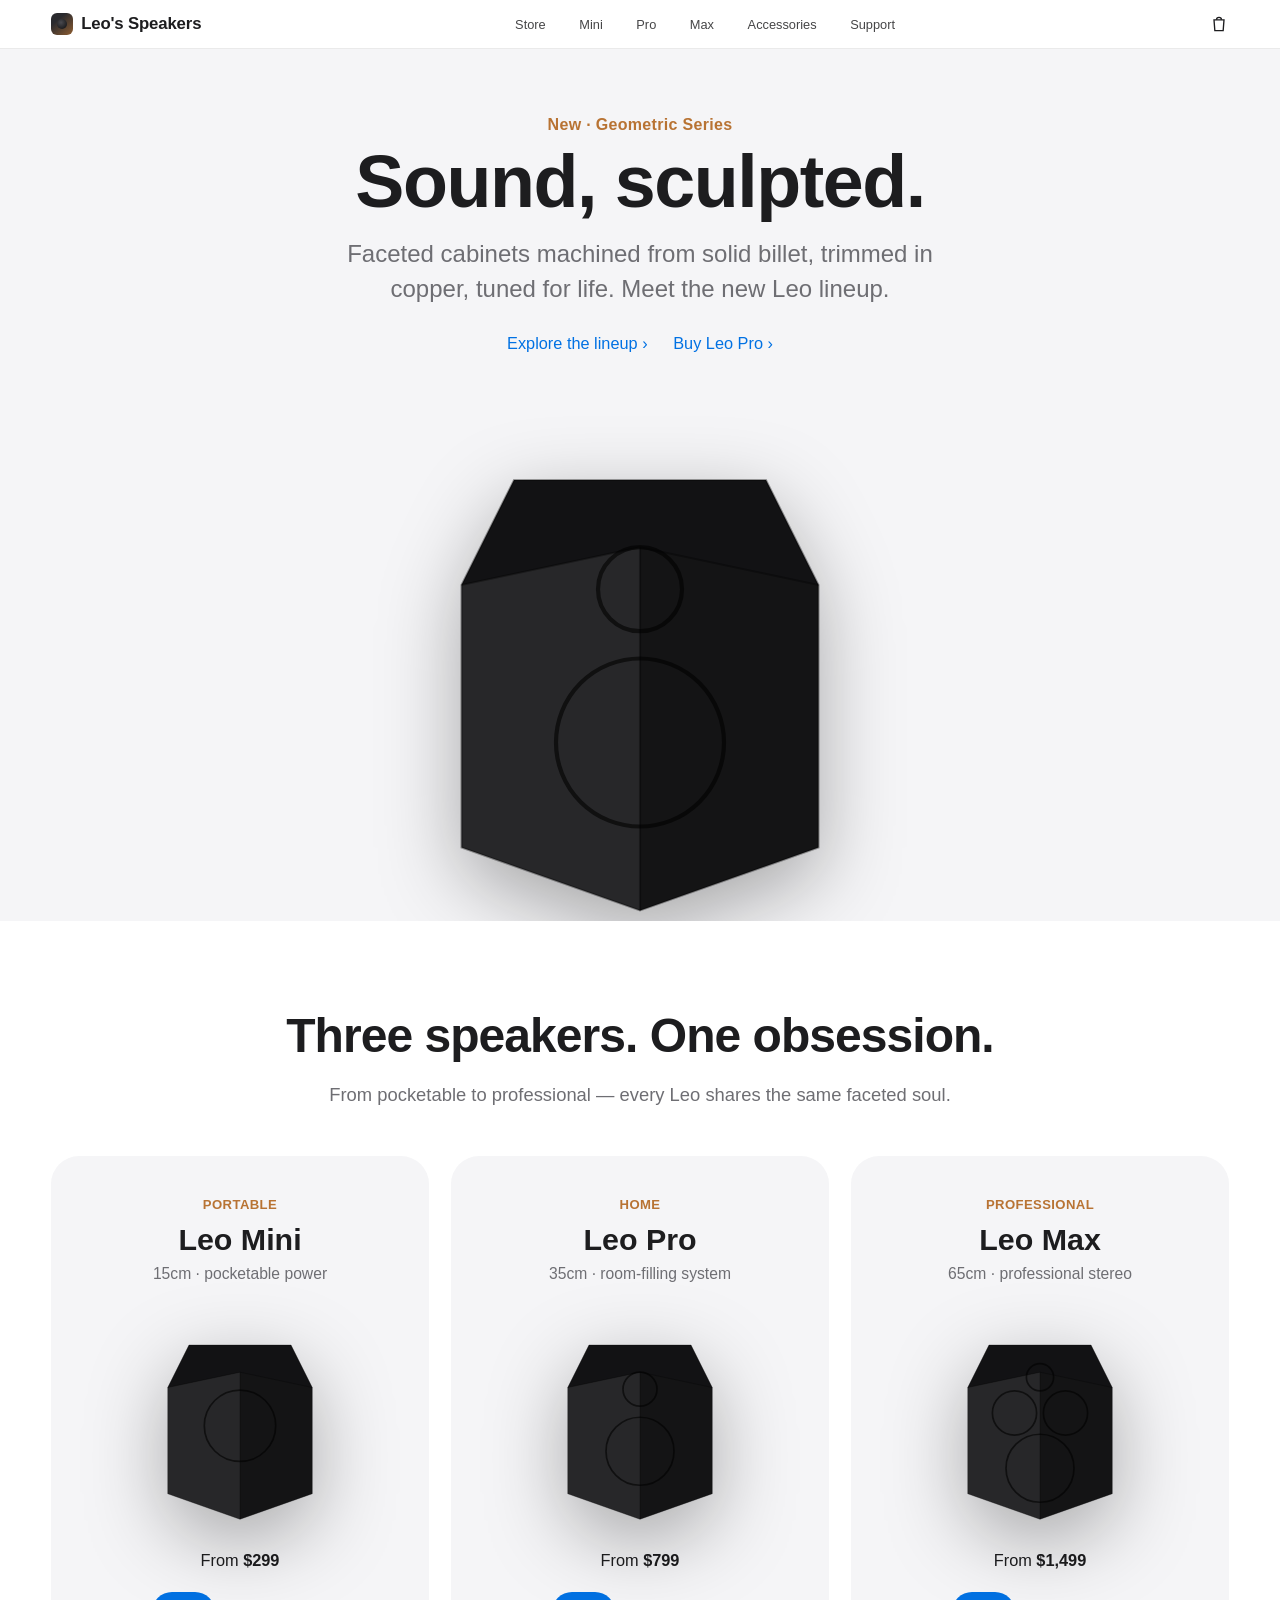
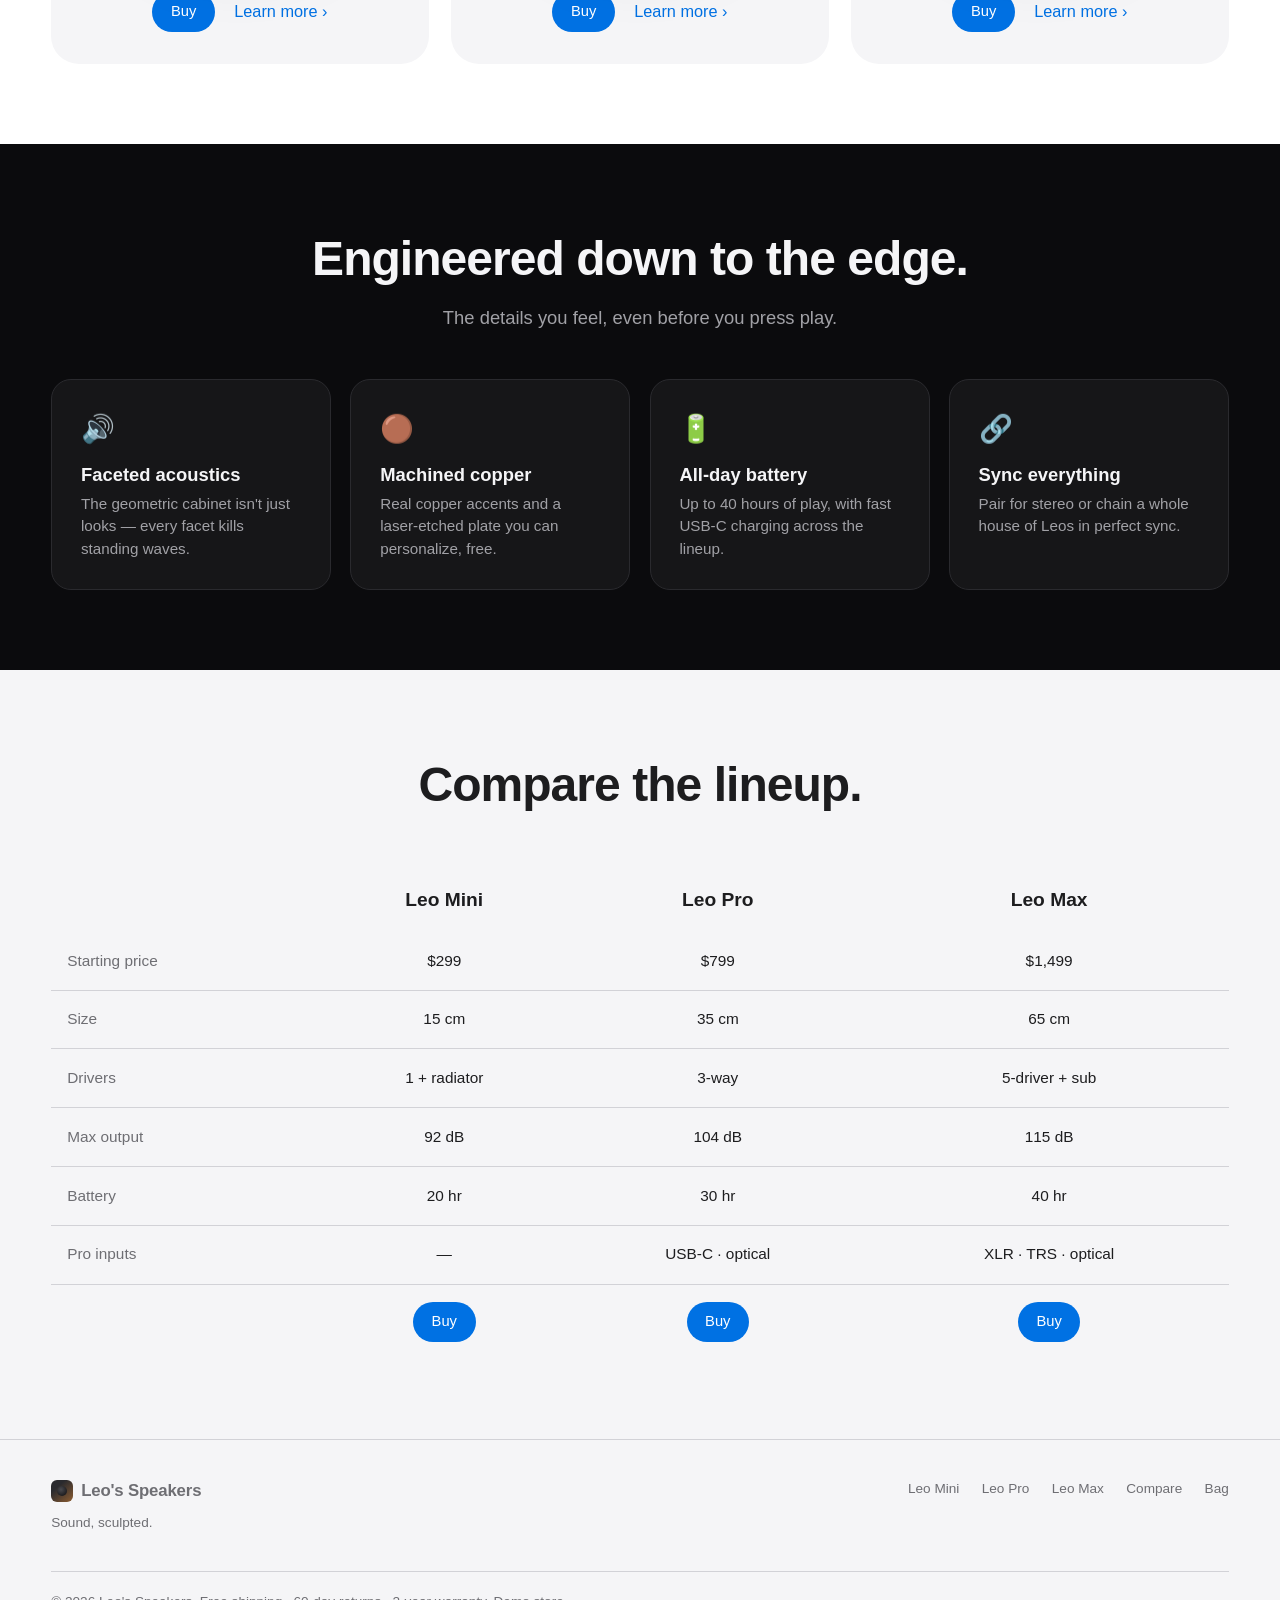
<file: index.html>
<!DOCTYPE html>
<html lang="en">
<head>
  <meta charset="UTF-8" />
  <meta name="viewport" content="width=device-width, initial-scale=1.0" />
  <meta name="description" content="Leo's Speakers — faceted, premium geometric speakers. Meet the Mini, Pro, and Max." />
  <title>Leo's Speakers</title>
  <link rel="stylesheet" href="styles.css" />
</head>
<body>
  <div id="leo-nav"><!-- Apple-style global nav, built by nav.js --></div>

  <!-- Hero -->
  <section class="hero">
    <div class="container">
      <p class="hero__eyebrow">New · Geometric Series</p>
      <h1 class="hero__title">Sound, sculpted.</h1>
      <p class="hero__sub">Faceted cabinets machined from solid billet, trimmed in copper, tuned for life. Meet the new Leo lineup.</p>
      <div class="hero__actions">
        <a href="#lineup" class="link-arrow">Explore the lineup ›</a>
        <a href="pro.html" class="link-arrow">Buy Leo Pro ›</a>
      </div>
      <div class="hero__stage">
        <div class="render" data-render="pro"></div>
      </div>
    </div>
  </section>

  <!-- Lineup -->
  <section class="section" id="lineup">
    <div class="container--wide container">
      <div class="section__head">
        <h2 class="section__title">Three speakers. One obsession.</h2>
        <p class="section__sub">From pocketable to professional — every Leo shares the same faceted soul.</p>
      </div>
      <div class="lineup">
        <article class="ptile">
          <p class="ptile__eyebrow">Portable</p>
          <h3 class="ptile__name">Leo Mini</h3>
          <p class="ptile__tag">15cm · pocketable power</p>
          <div class="ptile__render render" data-render="mini"></div>
          <p class="ptile__price">From <strong>$299</strong></p>
          <div class="ptile__actions">
            <a href="mini.html" class="btn btn--solid btn--sm">Buy</a>
            <a href="mini.html" class="link-arrow">Learn more ›</a>
          </div>
        </article>

        <article class="ptile">
          <p class="ptile__eyebrow">Home</p>
          <h3 class="ptile__name">Leo Pro</h3>
          <p class="ptile__tag">35cm · room-filling system</p>
          <div class="ptile__render render" data-render="pro"></div>
          <p class="ptile__price">From <strong>$799</strong></p>
          <div class="ptile__actions">
            <a href="pro.html" class="btn btn--solid btn--sm">Buy</a>
            <a href="pro.html" class="link-arrow">Learn more ›</a>
          </div>
        </article>

        <article class="ptile">
          <p class="ptile__eyebrow">Professional</p>
          <h3 class="ptile__name">Leo Max</h3>
          <p class="ptile__tag">65cm · professional stereo</p>
          <div class="ptile__render render" data-render="max"></div>
          <p class="ptile__price">From <strong>$1,499</strong></p>
          <div class="ptile__actions">
            <a href="max.html" class="btn btn--solid btn--sm">Buy</a>
            <a href="max.html" class="link-arrow">Learn more ›</a>
          </div>
        </article>
      </div>
    </div>
  </section>

  <!-- Features -->
  <section class="section section--dark">
    <div class="container--wide container">
      <div class="section__head">
        <h2 class="section__title">Engineered down to the edge.</h2>
        <p class="section__sub">The details you feel, even before you press play.</p>
      </div>
      <div class="features">
        <article class="feat"><div class="feat__icon">🔊</div><h3>Faceted acoustics</h3><p>The geometric cabinet isn't just looks — every facet kills standing waves.</p></article>
        <article class="feat"><div class="feat__icon">🟤</div><h3>Machined copper</h3><p>Real copper accents and a laser-etched plate you can personalize, free.</p></article>
        <article class="feat"><div class="feat__icon">🔋</div><h3>All-day battery</h3><p>Up to 40 hours of play, with fast USB-C charging across the lineup.</p></article>
        <article class="feat"><div class="feat__icon">🔗</div><h3>Sync everything</h3><p>Pair for stereo or chain a whole house of Leos in perfect sync.</p></article>
      </div>
    </div>
  </section>

  <!-- Compare -->
  <section class="section section--soft" id="compare">
    <div class="container--wide container">
      <div class="section__head"><h2 class="section__title">Compare the lineup.</h2></div>
      <div class="compare">
        <table>
          <thead><tr><th></th><th>Leo Mini</th><th>Leo Pro</th><th>Leo Max</th></tr></thead>
          <tbody>
            <tr><th>Starting price</th><td>$299</td><td>$799</td><td>$1,499</td></tr>
            <tr><th>Size</th><td>15 cm</td><td>35 cm</td><td>65 cm</td></tr>
            <tr><th>Drivers</th><td>1 + radiator</td><td>3-way</td><td>5-driver + sub</td></tr>
            <tr><th>Max output</th><td>92 dB</td><td>104 dB</td><td>115 dB</td></tr>
            <tr><th>Battery</th><td>20 hr</td><td>30 hr</td><td>40 hr</td></tr>
            <tr><th>Pro inputs</th><td>—</td><td>USB-C · optical</td><td>XLR · TRS · optical</td></tr>
            <tr>
              <th></th>
              <td><a href="mini.html" class="btn btn--solid btn--sm">Buy</a></td>
              <td><a href="pro.html" class="btn btn--solid btn--sm">Buy</a></td>
              <td><a href="max.html" class="btn btn--solid btn--sm">Buy</a></td>
            </tr>
          </tbody>
        </table>
      </div>
    </div>
  </section>

  <footer class="footer">
    <div class="container--wide container footer__inner">
      <div>
        <a href="index.html" class="brand"><span class="brand__mark"></span> Leo's Speakers</a>
        <p style="margin-top:0.6rem;">Sound, sculpted.</p>
      </div>
      <nav class="footer__links" aria-label="Footer">
        <a href="mini.html">Leo Mini</a><a href="pro.html">Leo Pro</a><a href="max.html">Leo Max</a>
        <a href="#compare">Compare</a><a href="cart.html">Bag</a>
      </nav>
    </div>
    <div class="container--wide container footer__legal">© <span id="year"></span> Leo's Speakers. Free shipping · 60-day returns · 2-year warranty. Demo store.</div>
  </footer>

  <script src="catalog.js"></script>
  <script src="nav.js"></script>
</body>
</html>
</file>
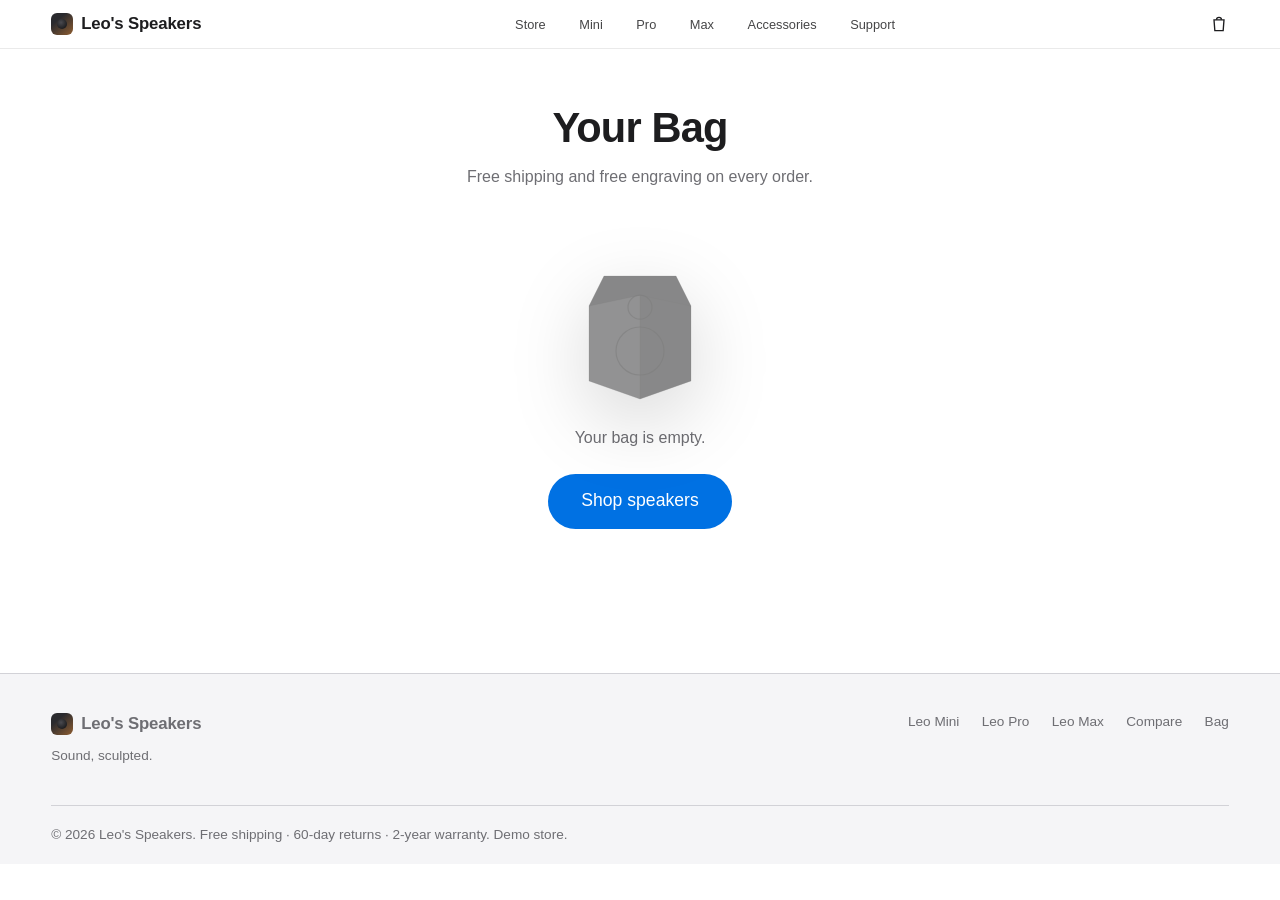
<file: cart.html>
<!DOCTYPE html>
<html lang="en">
<head>
  <meta charset="UTF-8" />
  <meta name="viewport" content="width=device-width, initial-scale=1.0" />
  <meta name="description" content="Your Leo's Speakers bag." />
  <title>Bag — Leo's Speakers</title>
  <link rel="stylesheet" href="styles.css" />
</head>
<body>
  <div id="leo-nav"><!-- Apple-style global nav, built by nav.js --></div>

  <main class="bag" data-page="cart">
    <div class="container--wide container">
      <h1 class="bag__title">Your Bag</h1>
      <p class="bag__sub">Free shipping and free engraving on every order.</p>
      <div id="bag-body"><!-- built by cart.js --></div>
    </div>
  </main>

  <footer class="footer">
    <div class="container--wide container footer__inner">
      <div><a href="index.html" class="brand"><span class="brand__mark"></span> Leo's Speakers</a><p style="margin-top:0.6rem;">Sound, sculpted.</p></div>
      <nav class="footer__links" aria-label="Footer">
        <a href="mini.html">Leo Mini</a><a href="pro.html">Leo Pro</a><a href="max.html">Leo Max</a><a href="index.html#compare">Compare</a><a href="cart.html">Bag</a>
      </nav>
    </div>
    <div class="container--wide container footer__legal">© <span id="year"></span> Leo's Speakers. Free shipping · 60-day returns · 2-year warranty. Demo store.</div>
  </footer>

  <script src="catalog.js"></script>
  <script src="nav.js"></script>
  <script src="cart.js"></script>
</body>
</html>
</file>
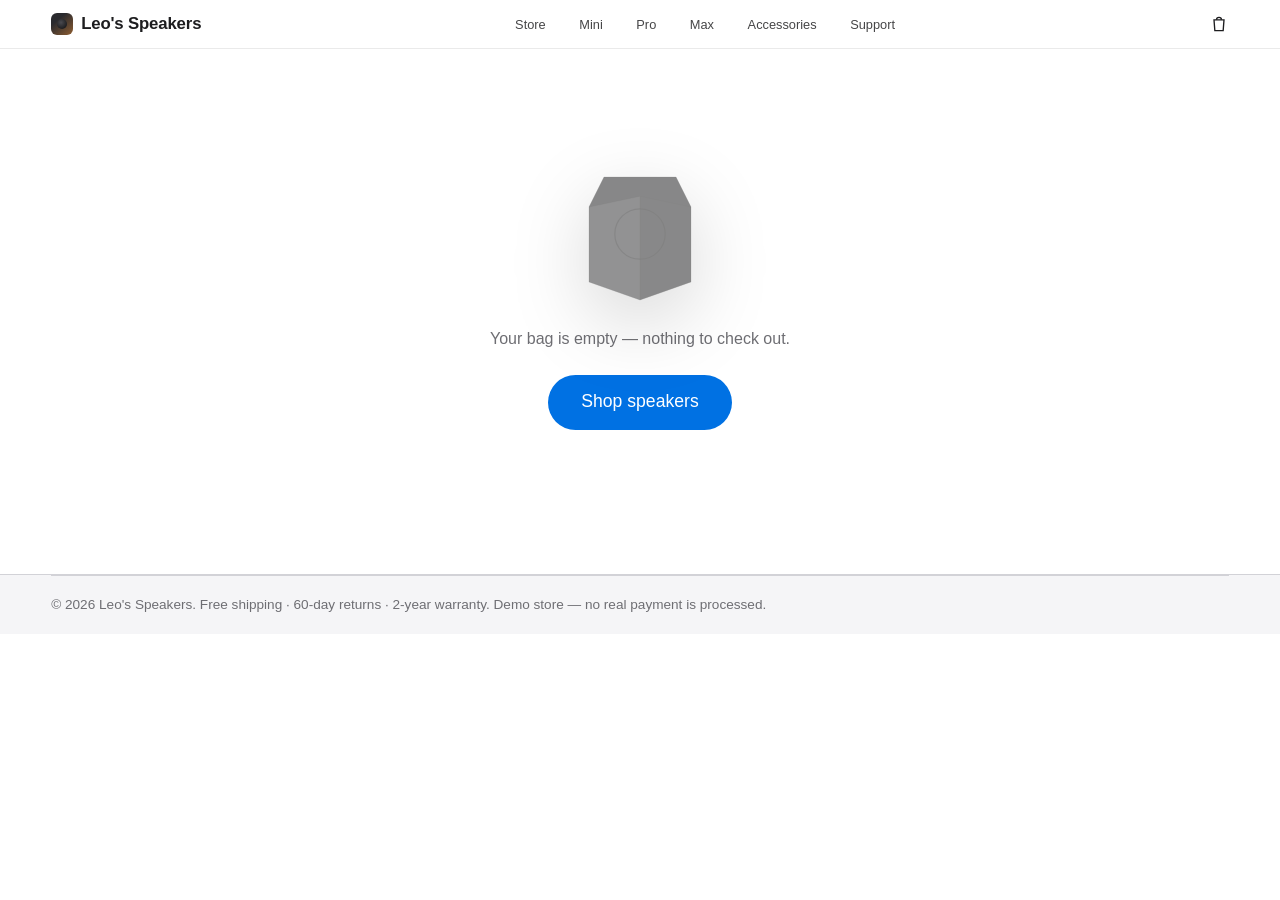
<file: checkout.html>
<!DOCTYPE html>
<html lang="en">
<head>
  <meta charset="UTF-8" />
  <meta name="viewport" content="width=device-width, initial-scale=1.0" />
  <meta name="description" content="Check out — Leo's Speakers." />
  <title>Checkout — Leo's Speakers</title>
  <link rel="stylesheet" href="styles.css" />
</head>
<body>
  <div id="leo-nav"><!-- Apple-style global nav, built by nav.js --></div>

  <main class="checkout" data-page="checkout"><!-- built by checkout.js --></main>

  <footer class="footer">
    <div class="container--wide container footer__legal">© <span id="year"></span> Leo's Speakers. Free shipping · 60-day returns · 2-year warranty. Demo store — no real payment is processed.</div>
  </footer>

  <script src="catalog.js"></script>
  <script src="nav.js"></script>
  <script src="checkout.js"></script>
</body>
</html>
</file>
<file: styles.css>
/* ============================================================
   Leo's Speakers — premium storefront (Apple Store aesthetic)
   ============================================================ */
:root {
  --bg: #ffffff;
  --bg-soft: #f5f5f7;
  --bg-dark: #0b0b0d;
  --ink: #1d1d1f;
  --muted: #6e6e73;
  --line: #d2d2d7;
  --blue: #0071e3;
  --blue-dark: #0077ed;
  --copper: #b87333;
  --copper-light: #d89b6a;
  --green: #34a853;
  --radius: 20px;
  --radius-lg: 28px;
  --pill: 980px;
  --max: 1024px;
  --wide: 1180px;
  --shadow: 0 4px 24px rgba(0,0,0,0.08);
  --shadow-lg: 0 12px 48px rgba(0,0,0,0.16);
  --font: -apple-system, BlinkMacSystemFont, "SF Pro Text", "Inter", "Helvetica Neue", Helvetica, Arial, sans-serif;
  --display: -apple-system, BlinkMacSystemFont, "SF Pro Display", "Inter", "Helvetica Neue", sans-serif;
}

* { box-sizing: border-box; margin: 0; padding: 0; }
html { scroll-behavior: smooth; -webkit-text-size-adjust: 100%; }
body {
  font-family: var(--font);
  color: var(--ink);
  background: var(--bg);
  line-height: 1.47;
  -webkit-font-smoothing: antialiased;
}
a { color: inherit; text-decoration: none; }
img { max-width: 100%; display: block; }

.container { width: min(var(--max), 90vw); margin: 0 auto; }
.container--wide { width: min(var(--wide), 92vw); }
.center { text-align: center; }

/* ---------- Buttons ---------- */
.btn {
  display: inline-flex; align-items: center; justify-content: center; gap: 0.4rem;
  font-family: var(--font); font-weight: 400; font-size: 1.02rem;
  padding: 0.72rem 1.5rem; border-radius: var(--pill);
  border: 1px solid transparent; cursor: pointer; background: none; color: var(--ink);
  transition: background 0.2s, color 0.2s, opacity 0.2s, border-color 0.2s, transform 0.1s;
}
.btn--solid { background: var(--blue); color: #fff; }
.btn--solid:hover { background: var(--blue-dark); }
.btn--solid:active { transform: scale(0.99); }
.btn--outline { border-color: var(--blue); color: var(--blue); }
.btn--outline:hover { background: rgba(0,113,227,0.06); }
.btn--dark { background: var(--ink); color: #fff; }
.btn--dark:hover { opacity: 0.86; }
.btn--text { color: var(--blue); padding: 0.3rem 0; }
.btn--text:hover { text-decoration: underline; }
.btn--lg { font-size: 1.1rem; padding: 0.85rem 2rem; }
.btn--sm { font-size: 0.92rem; padding: 0.5rem 1.1rem; }
.btn--block { width: 100%; }
.btn:disabled { opacity: 0.4; cursor: not-allowed; }
.link-arrow { color: var(--blue); font-size: 1.02rem; }
.link-arrow:hover { text-decoration: underline; }

/* ---------- Nav ---------- */
.nav {
  position: sticky; top: 0; z-index: 100;
  background: rgba(255,255,255,0.82);
  backdrop-filter: saturate(180%) blur(20px);
  border-bottom: 1px solid rgba(0,0,0,0.08);
}
.nav__inner { display: flex; align-items: center; justify-content: space-between; height: 48px; }
.brand { display: flex; align-items: center; gap: 0.5rem; font-family: var(--display); font-weight: 600; font-size: 1.05rem; letter-spacing: -0.01em; }
.brand__mark {
  width: 22px; height: 22px; border-radius: 6px;
  background: linear-gradient(140deg, #2a2a2e 30%, #b87333 130%);
  display: inline-block; position: relative; flex: none;
}
.brand__mark::after { content: ""; position: absolute; inset: 6px; border-radius: 50%; background: radial-gradient(circle at 40% 35%, #4a4a4f, #0c0c0e); }
.nav__links { display: flex; gap: 2rem; font-size: 0.92rem; color: var(--ink); }
.nav__links a { opacity: 0.85; transition: opacity 0.2s; }
.nav__links a:hover { opacity: 1; }
.nav__bag { position: relative; display: inline-flex; align-items: center; }
.nav__bag svg { width: 20px; height: 20px; }
.bag-count {
  position: absolute; top: -7px; right: -9px; min-width: 16px; height: 16px; padding: 0 4px;
  background: var(--blue); color: #fff; font-size: 0.66rem; font-weight: 600;
  border-radius: 9px; display: none; align-items: center; justify-content: center; line-height: 1;
}
.bag-count.show { display: inline-flex; }
@media (max-width: 740px) { .nav__links { display: none; } }

/* ---------- Hero ---------- */
.hero { background: var(--bg-soft); text-align: center; padding: 4rem 0 0; overflow: hidden; }
.hero__eyebrow { font-family: var(--display); font-weight: 600; color: var(--copper); letter-spacing: 0.02em; }
.hero__title { font-family: var(--display); font-size: clamp(2.6rem, 6.5vw, 4.6rem); font-weight: 600; letter-spacing: -0.02em; line-height: 1.05; margin-top: 0.4rem; }
.hero__sub { font-size: clamp(1.1rem, 2.4vw, 1.5rem); color: var(--muted); max-width: 620px; margin: 1rem auto 0; }
.hero__actions { display: flex; gap: 1.6rem; justify-content: center; flex-wrap: wrap; margin-top: 1.6rem; }
.hero__stage { margin-top: 2.5rem; display: flex; justify-content: center; }
.hero__stage .render { width: min(420px, 80vw); }

/* ---------- Speaker render (SVG) ---------- */
.render { --body: #1a1a1c; display: inline-block; line-height: 0; filter: drop-shadow(0 24px 40px rgba(0,0,0,0.32)); }
.render svg { width: 100%; height: auto; }
.render .body { fill: var(--body); transition: fill 0.35s ease; }
.render .facet-l { fill: rgba(255,255,255,0.06); }
.render .facet-r { fill: rgba(0,0,0,0.24); }
.render .facet-t { fill: rgba(0,0,0,0.30); }
.render .edge { fill: none; stroke: rgba(0,0,0,0.35); stroke-width: 1; }

/* ---------- Section ---------- */
.section { padding: 5rem 0; }
.section--soft { background: var(--bg-soft); }
.section--dark { background: var(--bg-dark); color: #f5f5f7; }
.section__head { text-align: center; margin-bottom: 3rem; }
.section__title { font-family: var(--display); font-size: clamp(2rem, 4.5vw, 3rem); font-weight: 600; letter-spacing: -0.02em; }
.section__sub { color: var(--muted); font-size: 1.15rem; margin-top: 0.6rem; }
.section--dark .section__sub { color: #a1a1a6; }

/* ---------- Lineup tiles ---------- */
.lineup { display: grid; grid-template-columns: repeat(3, 1fr); gap: 1.4rem; }
.ptile {
  background: var(--bg-soft); border-radius: var(--radius-lg); padding: 2.4rem 1.6rem 2rem;
  text-align: center; display: flex; flex-direction: column; align-items: center;
  transition: transform 0.25s, box-shadow 0.25s;
}
.ptile:hover { transform: translateY(-4px); box-shadow: var(--shadow-lg); }
.ptile__eyebrow { font-family: var(--display); font-weight: 600; color: var(--copper); font-size: 0.82rem; letter-spacing: 0.03em; text-transform: uppercase; }
.ptile__name { font-family: var(--display); font-size: 1.9rem; font-weight: 600; margin-top: 0.2rem; }
.ptile__tag { color: var(--muted); font-size: 0.98rem; }
.ptile__render { width: 170px; margin: 1.6rem 0; }
.ptile__price { font-size: 1.02rem; }
.ptile__price strong { font-weight: 600; }
.ptile__actions { display: flex; gap: 1.2rem; align-items: center; margin-top: 1.2rem; }
@media (max-width: 860px) { .lineup { grid-template-columns: 1fr; max-width: 420px; margin: 0 auto; } }

/* ---------- Feature strip ---------- */
.features { display: grid; grid-template-columns: repeat(4, 1fr); gap: 1.2rem; }
.feat { background: var(--bg); border: 1px solid var(--line); border-radius: var(--radius); padding: 1.8rem; }
.section--dark .feat { background: #161618; border-color: #2a2a2e; }
.feat__icon { font-size: 1.7rem; }
.feat h3 { font-family: var(--display); font-size: 1.15rem; font-weight: 600; margin: 0.8rem 0 0.3rem; }
.feat p { color: var(--muted); font-size: 0.95rem; }
.section--dark .feat p { color: #a1a1a6; }
@media (max-width: 880px) { .features { grid-template-columns: 1fr 1fr; } }
@media (max-width: 520px) { .features { grid-template-columns: 1fr; } }

/* ---------- Compare ---------- */
.compare { overflow-x: auto; }
.compare table { width: 100%; min-width: 620px; border-collapse: collapse; }
.compare th, .compare td { padding: 1.1rem 1rem; text-align: center; border-bottom: 1px solid var(--line); font-size: 0.96rem; }
.compare thead th { font-family: var(--display); font-weight: 600; font-size: 1.2rem; }
.compare tbody th { text-align: left; color: var(--muted); font-weight: 400; }
.compare tr:last-child td, .compare tr:last-child th { border-bottom: none; }

/* ---------- Footer ---------- */
.footer { background: var(--bg-soft); border-top: 1px solid var(--line); font-size: 0.85rem; color: var(--muted); }
.footer__inner { padding: 2.4rem 0; display: flex; justify-content: space-between; flex-wrap: wrap; gap: 1.2rem; }
.footer__links { display: flex; gap: 1.4rem; flex-wrap: wrap; }
.footer__links a:hover { color: var(--ink); }
.footer__legal { border-top: 1px solid var(--line); padding: 1.2rem 0; }

/* ============================================================
   Product / buy page
   ============================================================ */
.pdp { padding: 2rem 0 4rem; }
.breadcrumb { color: var(--muted); font-size: 0.85rem; margin-bottom: 1.4rem; }
.breadcrumb a:hover { color: var(--ink); }
.pdp__grid { display: grid; grid-template-columns: 1.05fr 0.95fr; gap: 3.5rem; align-items: start; }
@media (max-width: 900px) { .pdp__grid { grid-template-columns: 1fr; gap: 2rem; } }

.stage { position: sticky; top: 72px; background: var(--bg-soft); border-radius: var(--radius-lg); padding: 3rem; display: grid; place-items: center; min-height: 460px; transition: background 0.35s; }
.stage .render { width: min(340px, 70vw); }
@media (max-width: 900px) { .stage { position: static; min-height: 340px; } }

.buy__eyebrow { font-family: var(--display); font-weight: 600; color: var(--copper); text-transform: uppercase; letter-spacing: 0.04em; font-size: 0.82rem; }
.buy__title { font-family: var(--display); font-size: clamp(2.2rem, 5vw, 3rem); font-weight: 600; letter-spacing: -0.02em; margin-top: 0.2rem; }
.buy__tag { color: var(--muted); font-size: 1.15rem; margin-top: 0.2rem; }
.buy__from { font-family: var(--display); font-size: 1.4rem; font-weight: 600; margin-top: 1rem; }
.buy__desc { color: var(--muted); margin-top: 0.8rem; line-height: 1.6; }

.opt { padding: 1.8rem 0; border-bottom: 1px solid var(--line); }
.opt__head { display: flex; justify-content: space-between; align-items: baseline; margin-bottom: 1rem; }
.opt__title { font-family: var(--display); font-size: 1.15rem; font-weight: 600; }
.opt__note { color: var(--muted); font-size: 0.9rem; }

/* finishes */
.finishes { display: flex; gap: 0.9rem; flex-wrap: wrap; align-items: center; }
.finish { width: 40px; height: 40px; border-radius: 50%; border: 1px solid rgba(0,0,0,0.15); cursor: pointer; padding: 0; position: relative; transition: transform 0.15s, box-shadow 0.15s; }
.finish:hover { transform: scale(1.08); }
.finish[aria-pressed="true"] { box-shadow: 0 0 0 2px #fff, 0 0 0 4px var(--blue); }
.finish__name { font-size: 0.95rem; color: var(--muted); margin-left: 0.3rem; }

/* choice cards */
.cards { display: grid; gap: 0.7rem; }
.card2 {
  border: 1px solid var(--line); border-radius: 14px; padding: 1rem 1.2rem; cursor: pointer;
  display: flex; justify-content: space-between; align-items: center; gap: 1rem; text-align: left;
  background: #fff; transition: border-color 0.15s, box-shadow 0.15s;
}
.card2:hover { border-color: #b0c9ec; }
.card2[aria-pressed="true"] { border-color: var(--blue); box-shadow: inset 0 0 0 1px var(--blue); }
.card2__name { font-family: var(--display); font-weight: 600; font-size: 0.98rem; }
.card2__desc { color: var(--muted); font-size: 0.86rem; margin-top: 0.15rem; }
.card2__price { font-family: var(--display); font-weight: 600; white-space: nowrap; }

/* engraving */
.engrave input {
  width: 100%; padding: 0.8rem 1rem; border: 1px solid var(--line); border-radius: 12px;
  font-family: var(--font); font-size: 1rem; letter-spacing: 0.1em;
}
.engrave input:focus { outline: none; border-color: var(--blue); }
.engrave__hint { color: var(--muted); font-size: 0.85rem; margin-top: 0.5rem; }

/* quantity */
.qty { display: inline-flex; align-items: center; border: 1px solid var(--line); border-radius: var(--pill); overflow: hidden; }
.qty button { width: 42px; height: 42px; border: none; background: #fff; font-size: 1.3rem; cursor: pointer; color: var(--ink); }
.qty button:hover { background: var(--bg-soft); }
.qty input { width: 46px; height: 42px; border: none; text-align: center; font-size: 1rem; font-family: var(--display); -moz-appearance: textfield; }
.qty input::-webkit-outer-spin-button, .qty input::-webkit-inner-spin-button { -webkit-appearance: none; margin: 0; }

/* purchase summary */
.purchase { position: sticky; bottom: 0; background: rgba(255,255,255,0.92); backdrop-filter: blur(10px); padding: 1.4rem 0 0.4rem; }
.purchase__row { display: flex; justify-content: space-between; align-items: baseline; }
.purchase__total { font-family: var(--display); font-size: 1.8rem; font-weight: 600; }
.purchase__sel { color: var(--muted); font-size: 0.88rem; margin: 0.2rem 0 1rem; min-height: 1.1em; }
.purchase__note { color: var(--muted); font-size: 0.82rem; margin-top: 0.8rem; text-align: center; }

/* highlights */
.highlights { margin-top: 4rem; }
.highlights__grid { display: grid; grid-template-columns: repeat(3, 1fr); gap: 1.2rem; margin-top: 2rem; }
.hl { background: var(--bg-soft); border-radius: var(--radius); padding: 1.6rem; }
.hl h3 { font-family: var(--display); font-size: 1.08rem; font-weight: 600; margin-bottom: 0.3rem; }
.hl p { color: var(--muted); font-size: 0.92rem; }
@media (max-width: 720px) { .highlights__grid { grid-template-columns: 1fr; } }

/* ============================================================
   Cart / Bag
   ============================================================ */
.bag { padding: 3rem 0 5rem; }
.bag__title { font-family: var(--display); font-size: clamp(1.8rem, 4vw, 2.6rem); font-weight: 600; text-align: center; letter-spacing: -0.02em; }
.bag__sub { text-align: center; color: var(--muted); margin-top: 0.4rem; }
.bag__grid { display: grid; grid-template-columns: 1.6fr 1fr; gap: 2.5rem; margin-top: 2.5rem; align-items: start; }
@media (max-width: 860px) { .bag__grid { grid-template-columns: 1fr; } }

.line { display: grid; grid-template-columns: 96px 1fr auto; gap: 1.2rem; padding: 1.6rem 0; border-bottom: 1px solid var(--line); }
.line__art { background: var(--bg-soft); border-radius: 16px; display: grid; place-items: center; padding: 0.6rem; }
.line__art .render { width: 70px; filter: none; }
.line__name { font-family: var(--display); font-size: 1.15rem; font-weight: 600; }
.line__opts { color: var(--muted); font-size: 0.88rem; margin-top: 0.3rem; line-height: 1.5; }
.line__controls { display: flex; align-items: center; gap: 1rem; margin-top: 0.8rem; }
.line__remove { color: var(--blue); font-size: 0.88rem; cursor: pointer; background: none; border: none; padding: 0; }
.line__remove:hover { text-decoration: underline; }
.line__price { font-family: var(--display); font-weight: 600; font-size: 1.1rem; text-align: right; white-space: nowrap; }
.qty--sm button { width: 34px; height: 34px; font-size: 1.1rem; }
.qty--sm input { width: 38px; height: 34px; font-size: 0.95rem; }

.bag__empty { text-align: center; padding: 4rem 0; }
.bag__empty .render { width: 120px; margin: 0 auto 1.5rem; opacity: 0.5; }
.bag__empty p { color: var(--muted); margin-bottom: 1.5rem; }

.summary {
  background: var(--bg-soft); border-radius: var(--radius-lg); padding: 1.8rem; position: sticky; top: 72px;
}
.summary h2 { font-family: var(--display); font-size: 1.3rem; font-weight: 600; margin-bottom: 1.2rem; }
.summary__row { display: flex; justify-content: space-between; margin-bottom: 0.7rem; color: var(--muted); }
.summary__row strong { color: var(--ink); }
.summary__total { display: flex; justify-content: space-between; font-family: var(--display); font-size: 1.3rem; font-weight: 600; color: var(--ink); padding-top: 1rem; margin-top: 0.6rem; border-top: 1px solid var(--line); }
.summary .btn { margin-top: 1.4rem; }
.summary__fine { color: var(--muted); font-size: 0.8rem; text-align: center; margin-top: 0.8rem; }

/* ============================================================
   Checkout
   ============================================================ */
.checkout { padding: 2.5rem 0 5rem; }
.checkout__grid { display: grid; grid-template-columns: 1.3fr 1fr; gap: 3rem; align-items: start; margin-top: 2rem; }
@media (max-width: 860px) { .checkout__grid { grid-template-columns: 1fr; } }
.checkout__title { font-family: var(--display); font-size: clamp(1.8rem, 4vw, 2.4rem); font-weight: 600; text-align: center; letter-spacing: -0.02em; }
.demo-banner {
  background: #fff7ed; border: 1px solid #f3d9b5; color: #8a5a18; border-radius: 12px;
  padding: 0.8rem 1.1rem; font-size: 0.88rem; margin: 1.2rem auto 0; max-width: 720px; text-align: center;
}
.field { margin-bottom: 1.1rem; }
.field label { display: block; font-size: 0.86rem; color: var(--muted); margin-bottom: 0.4rem; }
.field input, .field select {
  width: 100%; padding: 0.8rem 1rem; border: 1px solid var(--line); border-radius: 12px;
  font-family: var(--font); font-size: 1rem; background: #fff;
}
.field input:focus, .field select:focus { outline: none; border-color: var(--blue); }
.field--row { display: grid; grid-template-columns: 1fr 1fr; gap: 1rem; }
.fieldset { background: var(--bg-soft); border-radius: var(--radius); padding: 1.6rem; margin-bottom: 1.4rem; }
.fieldset h2 { font-family: var(--display); font-size: 1.1rem; font-weight: 600; margin-bottom: 1.1rem; }
.osum { background: var(--bg-soft); border-radius: var(--radius-lg); padding: 1.8rem; position: sticky; top: 72px; }
.osum h2 { font-family: var(--display); font-size: 1.2rem; font-weight: 600; margin-bottom: 1rem; }
.osum__line { display: flex; justify-content: space-between; gap: 1rem; font-size: 0.9rem; padding: 0.6rem 0; border-bottom: 1px solid var(--line); }
.osum__line small { color: var(--muted); display: block; }

.confirm { text-align: center; padding: 4rem 0; max-width: 560px; margin: 0 auto; }
.confirm__check { width: 72px; height: 72px; border-radius: 50%; background: var(--green); color: #fff; display: grid; place-items: center; font-size: 2.2rem; margin: 0 auto 1.5rem; }
.confirm h1 { font-family: var(--display); font-size: 2rem; font-weight: 600; }
.confirm p { color: var(--muted); margin-top: 0.6rem; }
.confirm__order { font-family: var(--display); font-weight: 600; color: var(--ink); }

/* ---------- Toast ---------- */
.toast {
  position: fixed; left: 50%; bottom: 26px; transform: translateX(-50%) translateY(40px);
  background: var(--ink); color: #fff; padding: 0.9rem 1.4rem; border-radius: 12px;
  box-shadow: var(--shadow-lg); opacity: 0; pointer-events: none; z-index: 200;
  transition: opacity 0.25s, transform 0.25s; font-size: 0.95rem;
}
.toast.show { opacity: 1; transform: translateX(-50%) translateY(0); }

/* ============================================================
   Apple Store–style global nav + mega-menu (nav.js)
   ============================================================ */
.gnav {
  position: sticky; top: 0; z-index: 100;
  background: rgba(255,255,255,0.82);
  backdrop-filter: saturate(180%) blur(20px);
  border-bottom: 1px solid rgba(0,0,0,0.08);
}
.gnav__bar { display: flex; align-items: center; justify-content: space-between; height: 48px; gap: 1rem; }
.gnav__items { display: flex; align-items: center; gap: 0.4rem; flex: 1; justify-content: center; }
.gnav__item {
  font-family: var(--font); font-size: 0.8rem; color: var(--ink);
  background: none; border: none; cursor: pointer;
  padding: 0.4rem 0.85rem; border-radius: 8px; opacity: 0.82;
  transition: opacity 0.18s, background 0.18s;
}
.gnav__item:hover, .gnav__item[aria-expanded="true"] { opacity: 1; }
.gnav__item[aria-expanded="true"] { background: rgba(0,0,0,0.05); }
.gnav__right { display: flex; align-items: center; gap: 0.9rem; }

/* drawer that slides open beneath the bar */
.gnav__drop {
  position: absolute; left: 0; right: 0; top: 48px;
  height: 0; overflow: hidden;
  background: rgba(255,255,255,0.96);
  backdrop-filter: saturate(180%) blur(20px);
  border-bottom: 1px solid rgba(0,0,0,0.08);
  transition: height 0.32s cubic-bezier(0.4, 0, 0.2, 1);
}
.gnav.is-open .gnav__drop { box-shadow: 0 18px 40px rgba(0,0,0,0.12); }
.gnav__panel { padding: 2rem 0 3rem; }
.gnav__panelinner { display: flex; gap: 4rem; align-items: flex-start; }
.gnav__feature {
  flex: none; width: 150px; background: var(--bg-soft);
  border-radius: var(--radius); padding: 1rem; display: grid; place-items: center;
}
.gnav__feature .render { width: 90px; filter: none; }
.gnav__cols { display: flex; gap: 4rem; flex-wrap: wrap; }
.gnav__heading { font-size: 0.72rem; color: var(--muted); margin-bottom: 0.9rem; font-weight: 400; }
.gnav__list { list-style: none; display: grid; gap: 0.7rem; }
.gnav__link {
  font-family: var(--display); font-size: 1.05rem; font-weight: 600; color: var(--ink);
  letter-spacing: -0.01em; transition: color 0.15s;
}
.gnav__link:hover { color: var(--blue); }
.gnav__link[data-real="false"] { color: var(--muted); font-weight: 400; }
.gnav__link[data-real="false"]:hover { color: var(--ink); }

/* dimming scrim over the rest of the page */
.gnav__scrim {
  position: fixed; inset: 48px 0 0 0; z-index: 90;
  background: rgba(0,0,0,0.16); opacity: 0; pointer-events: none;
  transition: opacity 0.3s;
}
.gnav__scrim.show { opacity: 1; pointer-events: auto; }

/* hamburger (mobile) */
.gnav__burger { display: none; width: 30px; height: 30px; background: none; border: none; cursor: pointer; position: relative; }
.gnav__burger span { display: block; position: absolute; left: 6px; right: 6px; height: 1.5px; background: var(--ink); transition: transform 0.25s, opacity 0.2s; }
.gnav__burger span:nth-child(1) { top: 12px; }
.gnav__burger span:nth-child(2) { top: 18px; }
.gnav.is-sheet .gnav__burger span:nth-child(1) { transform: translateY(3px) rotate(45deg); }
.gnav.is-sheet .gnav__burger span:nth-child(2) { transform: translateY(-3px) rotate(-45deg); }

/* mobile sheet */
.gnav__sheet {
  display: none; position: fixed; left: 0; right: 0; top: 48px; bottom: 0; z-index: 95;
  background: #fff; overflow-y: auto; padding: 1rem 0 3rem;
  opacity: 0; pointer-events: none; transform: translateY(-8px);
  transition: opacity 0.25s, transform 0.25s;
}
.gnav.is-sheet .gnav__sheet { opacity: 1; pointer-events: auto; transform: none; }
.gnav__acc { border-bottom: 1px solid var(--line); }
.gnav__acc-btn {
  width: min(var(--wide), 92vw); margin: 0 auto; display: flex; justify-content: space-between; align-items: center;
  background: none; border: none; cursor: pointer; padding: 1.1rem 0;
  font-family: var(--display); font-size: 1.4rem; font-weight: 600; color: var(--ink);
}
.gnav__chevron { transition: transform 0.25s; color: var(--muted); }
.gnav__acc.open .gnav__chevron { transform: rotate(90deg); }
.gnav__acc-body {
  width: min(var(--wide), 92vw); margin: 0 auto;
  max-height: 0; overflow: hidden; transition: max-height 0.3s ease;
}
.gnav__acc.open .gnav__acc-body { max-height: 600px; padding-bottom: 1rem; }
.gnav__acc-body .gnav__heading { margin-top: 0.4rem; }
.gnav__acc-body .gnav__list { margin-bottom: 1.2rem; }

@media (max-width: 833px) {
  .gnav__items { display: none; }
  .gnav__burger { display: block; }
  .gnav__sheet { display: block; }
  .gnav__drop { display: none; }
}

@media (prefers-reduced-motion: reduce) { * { scroll-behavior: auto; transition: none !important; } }
</file>
